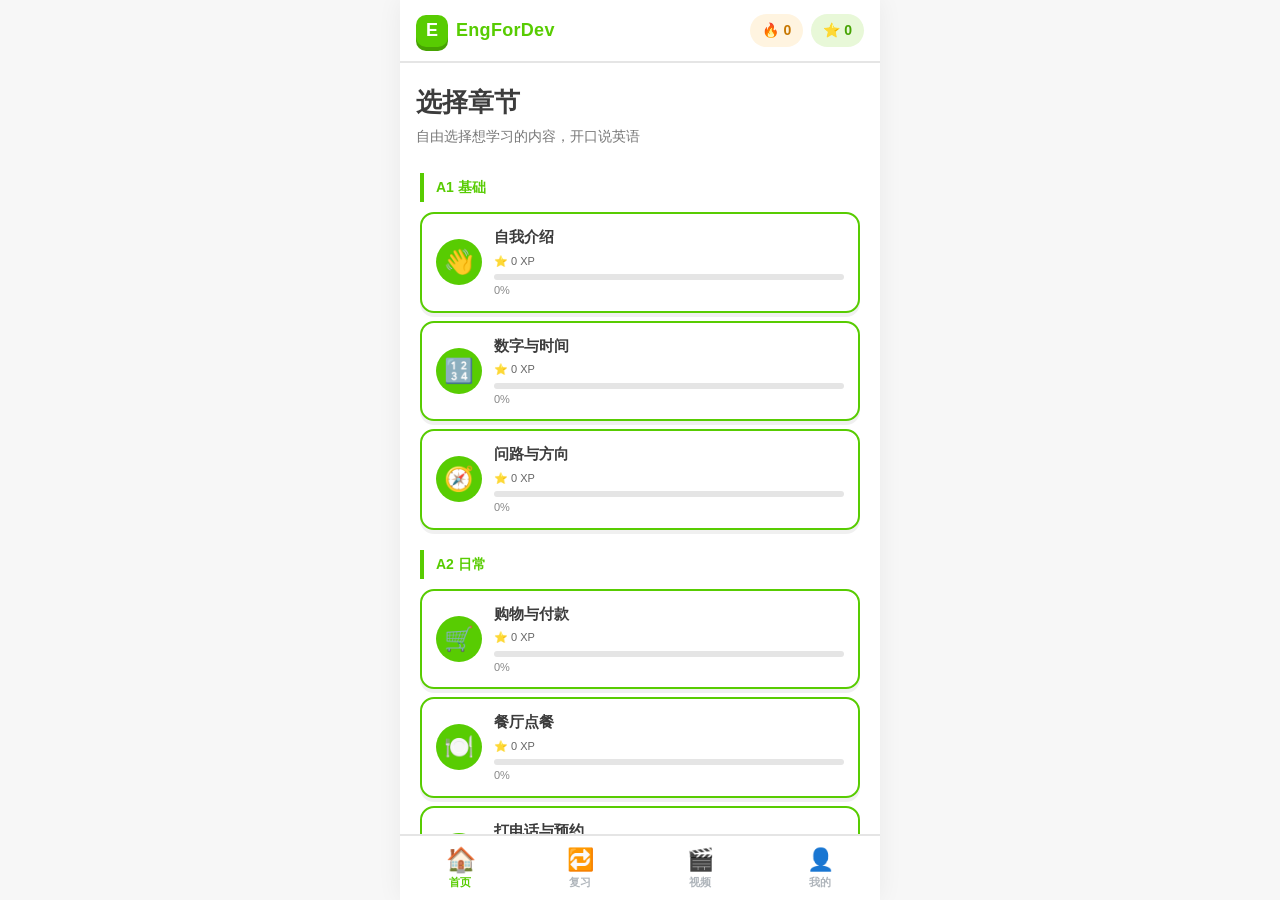
<file: index.html>
<!DOCTYPE html>
<html lang="zh-CN">
<head>
  <meta charset="UTF-8">
  <!-- 手机优先：禁用缩放，适配触屏 -->
  <meta name="viewport" content="width=device-width, initial-scale=1.0, maximum-scale=1.0, user-scalable=no, viewport-fit=cover">
  <meta name="theme-color" content="#58CC02">
  <meta name="apple-mobile-web-app-capable" content="yes">
  <meta name="apple-mobile-web-app-status-bar-style" content="default">
  <title>EngForDev - 开发者英语</title>
  <link rel="manifest" href="manifest.json">
  <link rel="stylesheet" href="style.css?v=20">
</head>
<body>
  <!-- 应用根容器：手机优先，桌面端居中限宽 -->
  <div id="app">

    <!-- ============ 顶部状态栏 ============ -->
    <header class="app-header">
      <div class="logo">
        <span class="logo-mark">E</span>
        <span class="logo-text">EngForDev</span>
      </div>
      <div class="stats">
        <!-- 连续打卡天数 -->
        <div class="stat-pill streak" title="连续打卡">
          <span class="stat-icon">🔥</span>
          <span class="stat-value" id="streak-count">0</span>
        </div>
        <!-- 总 XP -->
        <div class="stat-pill xp" title="总经验">
          <span class="stat-icon">⭐</span>
          <span class="stat-value" id="xp-count">0</span>
        </div>
      </div>
    </header>

    <!-- ============ 主视图区 ============ -->
    <!-- 各 .view 默认隐藏，.active 显示；由 app.js 切换 -->
    <main id="main-view">

      <!-- ---------- 首页：章节选择 ---------- -->
      <section id="view-home" class="view active">
        <div class="view-inner">
          <h1 class="page-title">选择章节</h1>
          <p class="page-sub">自由选择想学习的内容，开口说英语</p>
          <!-- 章节列表由 app.js 根据 data.js 动态生成 -->
          <div id="path-map" class="path-map"></div>
        </div>
      </section>

      <!-- ---------- 学习页：分步流程 ---------- -->
      <section id="view-learn" class="view">
        <!-- 步骤进度条 -->
        <div class="step-progress">
          <div class="step-progress-bar"><div id="step-progress-fill"></div></div>
          <button class="step-exit" id="step-exit" title="退出学习">✕</button>
        </div>

        <!-- 步骤容器：每个 step 由 app.js 渲染，默认全部隐藏 -->
        <div id="learn-stage" class="learn-stage">
          <!-- 1. 本章目标 -->
          <div class="step" id="step-goal" hidden>
            <h2 class="step-title">本章目标</h2>
            <div class="goal-card" id="goal-card"></div>
            <button class="btn btn-primary btn-block" data-step-next>开始学习</button>
          </div>

          <!-- 2. 核心词块 -->
          <div class="step" id="step-blocks" hidden>
            <h2 class="step-title">核心词块</h2>
            <p class="step-hint">点喇叭朗读，跟读练习</p>
            <div id="blocks-list" class="blocks-list"></div>
            <button class="btn btn-primary btn-block" data-step-next>继续</button>
          </div>

          <!-- 3. 语法微讲解 -->
          <div class="step" id="step-grammar" hidden>
            <h2 class="step-title">语法微讲解</h2>
            <div id="grammar-card" class="grammar-card"></div>
            <button class="btn btn-primary btn-block" data-step-next>继续</button>
          </div>

          <!-- 4. 练习题 -->
          <div class="step" id="step-quiz" hidden>
            <div class="quiz-header">
              <span class="quiz-counter" id="quiz-counter">1 / 16</span>
            </div>
            <div id="quiz-body" class="quiz-body"></div>
            <button class="btn btn-primary btn-block" id="quiz-check" disabled>检查</button>
          </div>

          <!-- 5. 情景视频（中英双字幕 + 跟读） -->
          <div class="step" id="step-video" hidden>
            <h2 class="step-title">情景视频</h2>
            <div class="video-wrap" id="video-wrap">
              <!-- video 元素由 app.js 注入 src，track 加载 vtt 字幕 -->
            </div>
            <div id="subtitle-area" class="subtitle-area"></div>
            <p class="step-hint">点击英文字母查看释义</p>
            <!-- 跟读面板：点"跟读"按钮后展开，逐句朗读→录音→评分 -->
            <div id="shadow-panel" class="shadow-panel" hidden>
              <div class="shadow-head">
                <span class="shadow-title">🎤 跟读练习</span>
                <button class="shadow-close" id="shadow-close" title="关闭跟读" aria-label="关闭跟读">✕</button>
              </div>
              <div class="shadow-target">
                <div class="shadow-target-en" id="shadow-target-en"></div>
                <div class="shadow-target-zh" id="shadow-target-zh"></div>
              </div>
              <div class="shadow-result" id="shadow-result" hidden></div>
              <button class="btn btn-secondary btn-block" id="shadow-start">🎤 开始录音跟读</button>
            </div>
            <button class="btn btn-secondary btn-block" id="step-video-shadow">🎤 跟读本句</button>
            <button class="btn btn-primary btn-block" data-step-next>继续</button>
          </div>

          <!-- 6. 角色扮演 -->
          <div class="step" id="step-roleplay" hidden>
            <h2 class="step-title">角色扮演</h2>
            <p class="step-hint" id="roleplay-scene"></p>
            <div id="roleplay-log" class="roleplay-log"></div>
            <div id="roleplay-options" class="roleplay-options"></div>
          </div>

          <!-- 7. 章测 -->
          <div class="step" id="step-exam" hidden>
            <div class="quiz-header">
              <span class="quiz-counter" id="exam-counter">1 / 16</span>
              <span class="quiz-label">章测</span>
            </div>
            <div id="exam-body" class="quiz-body"></div>
            <button class="btn btn-primary btn-block" id="exam-check" disabled>检查</button>
          </div>

          <!-- 8. 完成页 -->
          <div class="step" id="step-done" hidden>
            <div class="done-card">
              <div class="done-emoji">🎉</div>
              <h2 class="done-title">本章完成！</h2>
              <div class="done-stats" id="done-stats"></div>
              <button class="btn btn-primary btn-block" id="done-back-home">返回首页</button>
            </div>
          </div>
        </div>
      </section>

      <!-- ---------- 复习页 ---------- -->
      <section id="view-review" class="view">
        <div class="view-inner">
          <h1 class="page-title">复习</h1>
          <div class="tabs">
            <button class="tab active" data-review-tab="wrong">错题本</button>
            <button class="tab" data-review-tab="spaced">间隔复习</button>
          </div>
          <!-- 错题列表 -->
          <div id="review-wrong" class="review-pane active">
            <div id="wrong-list" class="card-list"></div>
            <button class="btn btn-secondary btn-block" id="wrong-redo">重做全部错题</button>
          </div>
          <!-- 间隔复习 -->
          <div id="review-spaced" class="review-pane">
            <div id="spaced-list" class="card-list"></div>
          </div>
        </div>
      </section>

      <!-- ---------- 视频页 ---------- -->
      <section id="view-video" class="view">
        <div class="view-inner">
          <h1 class="page-title">视频</h1>
          <p class="page-sub">支持加载 .vtt 双字幕与跟读</p>
          <div id="video-list" class="card-list"></div>
          <!-- 视频播放器（选中后展开） -->
          <div id="video-player" class="video-player" hidden>
            <div class="video-wrap" id="vp-wrap"></div>
            <div id="vp-subtitle" class="subtitle-area"></div>
            <!-- 跟读面板：与学习页结构一致，复用 startShadowing -->
            <div id="vp-shadow-panel" class="shadow-panel" hidden>
              <div class="shadow-head">
                <span class="shadow-title">🎤 跟读练习</span>
                <button class="shadow-close" id="vp-shadow-close" title="关闭跟读" aria-label="关闭跟读">✕</button>
              </div>
              <div class="shadow-target">
                <div class="shadow-target-en" id="vp-shadow-target-en"></div>
                <div class="shadow-target-zh" id="vp-shadow-target-zh"></div>
              </div>
              <div class="shadow-result" id="vp-shadow-result" hidden></div>
              <button class="btn btn-secondary btn-block" id="vp-shadow-start">🎤 开始录音跟读</button>
            </div>
            <div class="vp-controls">
              <button class="btn btn-secondary" id="vp-shadow">🎤 跟读模式</button>
            </div>
          </div>
        </div>
      </section>

      <!-- ---------- 我的页面 ---------- -->
      <section id="view-profile" class="view">
        <div class="view-inner">
          <h1 class="page-title">我的</h1>
          <!-- 统计 -->
          <div class="profile-stats">
            <div class="profile-stat">
              <div class="ps-value" id="profile-xp">0</div>
              <div class="ps-label">总 XP</div>
            </div>
            <div class="profile-stat">
              <div class="ps-value" id="profile-streak">0</div>
              <div class="ps-label">连续打卡</div>
            </div>
            <div class="profile-stat">
              <div class="ps-value" id="profile-chapters">0</div>
              <div class="ps-label">完成章节</div>
            </div>
          </div>
          <!-- 徽章墙 -->
          <h2 class="section-title">徽章墙</h2>
          <div id="badge-wall" class="badge-wall"></div>
          <!-- AI 设置 -->
          <h2 class="section-title">AI 角色扮演设置</h2>
          <div class="settings-card">
            <p class="settings-hint">填入 Gemini API Key 后，角色扮演将由 AI 生成回复；未填或调用失败时自动回退到预设对话树。</p>
            <label class="settings-label" for="gemini-api-key">Gemini API Key</label>
            <input type="password" id="gemini-api-key" class="settings-input" placeholder="AIza..." autocomplete="off">
            <div class="settings-row">
              <button class="btn btn-secondary" id="gemini-save">保存</button>
              <button class="btn btn-primary" id="gemini-test">测试连接</button>
            </div>
            <p class="settings-link">免费获取地址：<a href="https://aistudio.google.com/apikey" target="_blank" rel="noopener">aistudio.google.com/apikey</a></p>
            <p class="settings-status" id="gemini-status"></p>
          </div>
          <!-- 操作 -->
          <button class="btn btn-danger btn-block" id="reset-progress">重置全部进度</button>
        </div>
      </section>

    </main>

    <!-- ============ 底部导航 ============ -->
    <nav class="bottom-nav">
      <button class="nav-btn active" data-view="home">
        <span class="nav-icon">🏠</span><span class="nav-label">首页</span>
      </button>
      <button class="nav-btn" data-view="review">
        <span class="nav-icon">🔁</span><span class="nav-label">复习</span>
      </button>
      <button class="nav-btn" data-view="video">
        <span class="nav-icon">🎬</span><span class="nav-label">视频</span>
      </button>
      <button class="nav-btn" data-view="profile">
        <span class="nav-icon">👤</span><span class="nav-label">我的</span>
      </button>
    </nav>

    <!-- ============ 即时反馈遮罩 ============ -->
    <!-- 答对/答错时由 app.js 控制 .show -->
    <div id="feedback" class="feedback">
      <div class="feedback-inner" id="feedback-inner">
        <div class="feedback-emoji" id="feedback-emoji"></div>
        <div class="feedback-text" id="feedback-text"></div>
      </div>
    </div>

    <!-- ============ Toast 提示 ============ -->
    <div id="toast" class="toast" hidden></div>

    <!-- ============ 词义弹窗（点击字幕单词时弹出） ============ -->
    <div id="word-popup" class="word-popup" hidden>
      <div class="word-popup-card">
        <div class="word-popup-head">
          <span class="word-popup-word" id="word-popup-word"></span>
          <button class="word-popup-close" id="word-popup-close" title="关闭" aria-label="关闭">✕</button>
        </div>
        <div class="word-popup-def" id="word-popup-def"></div>
        <button class="btn btn-primary btn-block" id="word-popup-speak">🔊 朗读</button>
      </div>
    </div>
  </div>

  <!-- 数据层先于逻辑层加载 -->
  <script src="data.js?v=20"></script>
  <script src="app.js?v=20"></script>
</body>
</html>
</file>
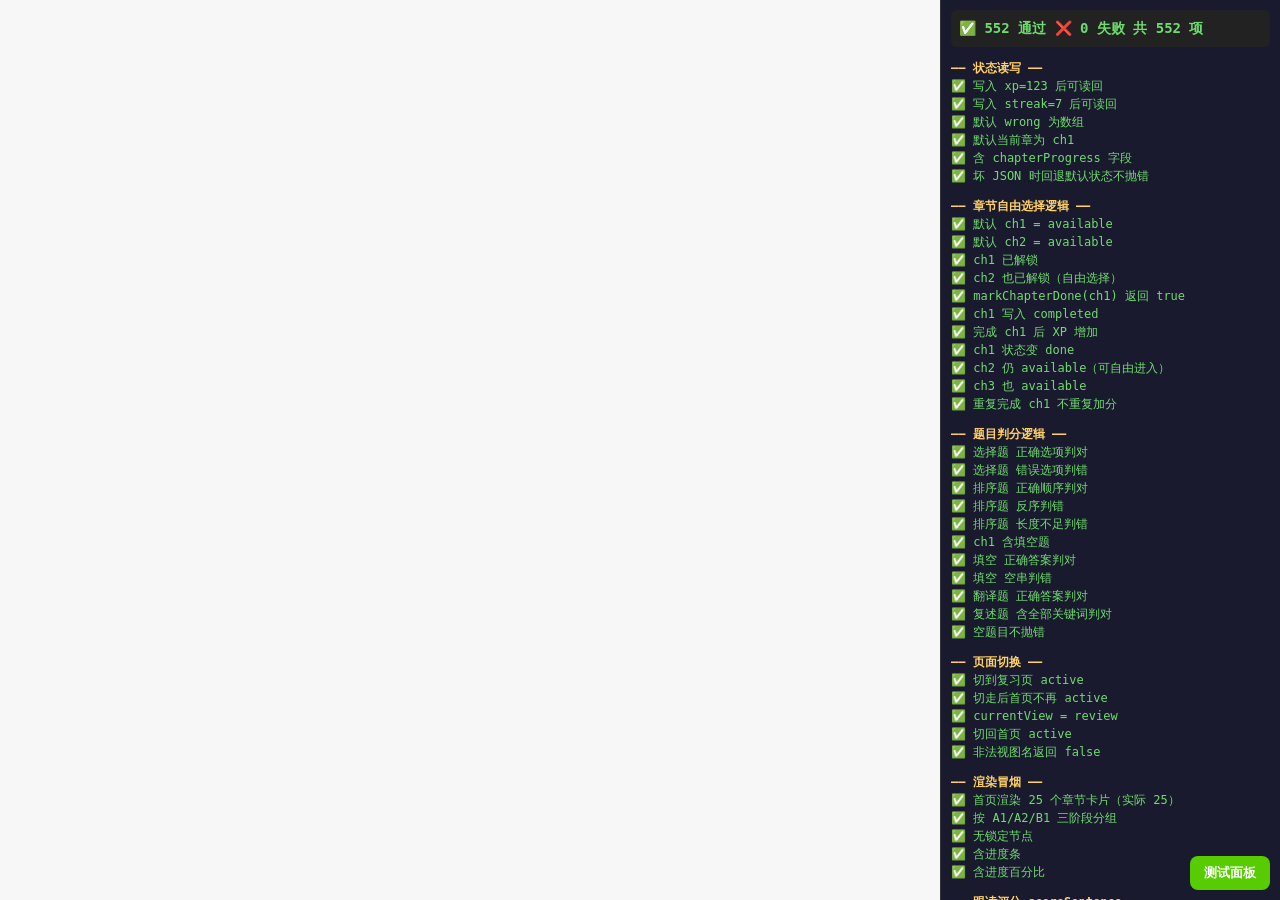
<file: test.html>
<!DOCTYPE html>
<html lang="zh-CN">
<head>
  <meta charset="UTF-8">
  <meta name="viewport" content="width=device-width, initial-scale=1.0">
  <title>EngForDev · 自动化测试</title>
  <link rel="stylesheet" href="style.css?v=20">
  <style>
    #test-panel { position: fixed; right: 0; top: 0; bottom: 0; width: 340px; background: #1a1a2e; color: #eee; font: 12px/1.5 monospace; z-index: 9999; overflow-y: auto; padding: 10px; box-sizing: border-box; border-left: 1px solid #333; }
    #test-toggle { position: fixed; right: 10px; bottom: 10px; z-index: 10000; background: #58CC02; color: #fff; border: none; border-radius: 8px; padding: 8px 14px; cursor: pointer; font-weight: 700; }
    #test-summary { font-size: 14px; font-weight: 800; margin-bottom: 10px; padding: 8px; background: #222; border-radius: 6px; }
    .t-pass { color: #6fdc6f; }
    .t-fail { color: #ff7a7a; }
    .t-section { color: #ffd166; margin-top: 12px; font-weight: 700; }
  </style>
</head>
<body>
  <div id="app" style="display:none">
    <header class="app-header"><div class="stats"><span id="streak-count">0</span><span id="xp-count">0</span></div></header>
    <main id="main-view">
      <section id="view-home" class="view active"><div class="view-inner"><div id="path-map" class="path-map"></div></div></section>
      <section id="view-learn" class="view">
        <div id="learn-stage" class="learn-stage">
          <div class="step" id="step-goal" hidden><div id="goal-card"></div></div>
          <div class="step" id="step-blocks" hidden><div id="blocks-list"></div></div>
          <div class="step" id="step-grammar" hidden><div id="grammar-card"></div></div>
          <div class="step" id="step-quiz" hidden><div class="quiz-header"><span id="quiz-counter">1</span></div><div id="quiz-body" class="quiz-body"></div><button id="quiz-check">检查</button></div>
          <div class="step" id="step-video" hidden><div id="video-wrap"></div><div id="subtitle-area"></div><div id="shadow-panel" hidden><div id="shadow-target-en"></div><div id="shadow-target-zh"></div><div id="shadow-result" hidden></div></div></div>
          <div class="step" id="step-roleplay" hidden><p id="roleplay-scene"></p><div id="roleplay-log"></div><div id="roleplay-options"></div></div>
          <div class="step" id="step-exam" hidden><div class="quiz-header"><span id="exam-counter">1</span></div><div id="exam-body" class="quiz-body"></div><button id="exam-check">检查</button></div>
          <div class="step" id="step-done" hidden><div id="done-stats"></div></div>
        </div>
      </section>
      <section id="view-review" class="view"><div class="view-inner"><div id="review-wrong" class="review-pane"><div id="wrong-list"></div></div><div id="review-spaced" class="review-pane"><div id="spaced-list"></div></div></div></section>
      <section id="view-video" class="view"><div class="view-inner"><div id="video-list"></div></div></section>
      <section id="view-profile" class="view"><div class="view-inner"><div id="profile-xp">0</div><div id="profile-streak">0</div><div id="profile-chapters">0</div><div id="badge-wall"></div><input id="gemini-api-key"><p id="gemini-status"></p></div></section>
    </main>
    <nav class="bottom-nav">
      <button class="nav-btn active" data-view="home">首页</button>
      <button class="nav-btn" data-view="review">复习</button>
      <button class="nav-btn" data-view="video">视频</button>
      <button class="nav-btn" data-view="profile">我的</button>
    </nav>
    <div id="feedback"><div id="feedback-inner"><div id="feedback-emoji"></div><div id="feedback-text"></div></div></div>
    <div id="toast" hidden></div>
    <div id="word-popup" hidden><div class="word-popup-card"><span id="word-popup-word"></span><div id="word-popup-def"></div></div></div>
  </div>

  <button id="test-toggle" onclick="document.getElementById('test-panel').style.display=(document.getElementById('test-panel').style.display==='none'?'block':'none')">测试面板</button>
  <div id="test-panel">
    <div id="test-summary">运行中…</div>
    <div id="test-list"></div>
  </div>

  <script src="data.js?v=20"></script>
  <script src="app.js?v=20"></script>
  <script>
    (function () {
      const App = window.EngForDev;
      const results = [];
      const list = document.getElementById('test-list');
      const summary = document.getElementById('test-summary');
      function section(name) {
        const h = document.createElement('div');
        h.className = 't-section';
        h.textContent = '—— ' + name + ' ——';
        list.appendChild(h);
      }
      function assert(cond, msg) {
        const pass = !!cond;
        results.push({ pass, msg });
        const line = document.createElement('div');
        line.className = pass ? 't-pass' : 't-fail';
        line.textContent = (pass ? '✅ ' : '❌ ') + msg;
        list.appendChild(line);
        console.log('%c ' + (pass ? 'PASS' : 'FAIL') + ' %c ' + msg,
          'color:' + (pass ? '#58CC02' : '#FF4B4B') + ';font-weight:700;', 'color:#ccc');
      }

      console.log('%c EngForDev 测试开始', 'background:#58CC02;color:#fff;font-weight:700;padding:2px 6px;border-radius:4px;');

      /* ---------- 1. 状态读写 ---------- */
      section('状态读写');
      App.state = App.defaultState();
      App.state.xp = 123; App.state.streak = 7;
      App.saveState(App.state);
      const loaded = App.loadState();
      assert(loaded.xp === 123, '写入 xp=123 后可读回');
      assert(loaded.streak === 7, '写入 streak=7 后可读回');
      assert(Array.isArray(loaded.wrong), '默认 wrong 为数组');
      assert(loaded.currentChapterId === 'ch1', '默认当前章为 ch1');
      assert(loaded.chapterProgress && typeof loaded.chapterProgress === 'object', '含 chapterProgress 字段');
      // 故意写入坏 JSON 验证容错
      localStorage.setItem('engfordev_v1', '{not json');
      const safe = App.loadState();
      assert(safe && typeof safe === 'object' && safe.xp === 0, '坏 JSON 时回退默认状态不抛错');

      /* ---------- 2. 章节自由选择逻辑 ---------- */
      section('章节自由选择逻辑');
      const s2 = App.defaultState();
      const ch1 = App.getChapter('ch1'), ch2 = App.getChapter('ch2'), ch3 = App.getChapter('ch3');
      assert(App.chapterStatus(ch1, s2) === 'available', '默认 ch1 = available');
      assert(App.chapterStatus(ch2, s2) === 'available', '默认 ch2 = available');
      assert(App.isUnlocked(ch1, s2) === true, 'ch1 已解锁');
      assert(App.isUnlocked(ch2, s2) === true, 'ch2 也已解锁（自由选择）');
      App.state = App.defaultState();
      const ok = App.markChapterDone('ch1', 1);
      assert(ok === true, 'markChapterDone(ch1) 返回 true');
      assert(App.state.completed.ch1 != null, 'ch1 写入 completed');
      assert(App.state.xp === App.getChapter('ch1').xp, '完成 ch1 后 XP 增加');
      assert(App.chapterStatus(ch1, App.state) === 'done', 'ch1 状态变 done');
      assert(App.chapterStatus(ch2, App.state) === 'available', 'ch2 仍 available（可自由进入）');
      assert(App.chapterStatus(ch3, App.state) === 'available', 'ch3 也 available');
      const xpBefore = App.state.xp;
      App.markChapterDone('ch1', 1);
      assert(App.state.xp === xpBefore, '重复完成 ch1 不重复加分');

      /* ---------- 3. 题目判分逻辑 ---------- */
      section('题目判分逻辑');
      const ch = App.getChapter('ch1');
      const qChoice = ch.quiz[0];
      assert(App.checkAnswer(qChoice, qChoice.answer).correct === true, '选择题 正确选项判对');
      assert(App.checkAnswer(qChoice, (qChoice.answer + 1) % 4).correct === false, '选择题 错误选项判错');
      const qOrder = ch.quiz.find(x => x.type === 'order');
      assert(App.checkAnswer(qOrder, qOrder.answer).correct === true, '排序题 正确顺序判对');
      assert(App.checkAnswer(qOrder, qOrder.answer.slice().reverse()).correct === false, '排序题 反序判错');
      assert(App.checkAnswer(qOrder, qOrder.answer.slice(0, 2)).correct === false, '排序题 长度不足判错');
      const qFill = ch.quiz.find(x => x.type === 'fill');
      assert(qFill, 'ch1 含填空题');
      assert(App.checkAnswer(qFill, qFill.answer).correct === true, '填空 正确答案判对');
      assert(App.checkAnswer(qFill, '').correct === false, '填空 空串判错');
      const qTrans = ch.quiz.find(x => x.type === 'translation');
      if (qTrans) assert(App.checkAnswer(qTrans, qTrans.answer).correct === true, '翻译题 正确答案判对');
      const qRetell = ch.quiz.find(x => x.type === 'retell');
      if (qRetell) {
        const good = (qRetell.keywords || []).join(' ');
        assert(App.checkAnswer(qRetell, good).correct === true, '复述题 含全部关键词判对');
      }
      assert(App.checkAnswer(null, 'x').correct === false, '空题目不抛错');

      /* ---------- 4. 页面切换 ---------- */
      section('页面切换');
      App.switchView('review');
      assert(document.getElementById('view-review').classList.contains('active'), '切到复习页 active');
      assert(!document.getElementById('view-home').classList.contains('active'), '切走后首页不再 active');
      assert(App.currentView === 'review', 'currentView = review');
      App.switchView('home');
      assert(document.getElementById('view-home').classList.contains('active'), '切回首页 active');
      assert(App.switchView('not-a-view') === false, '非法视图名返回 false');

      /* ---------- 5. 渲染冒烟（章节自由选择列表） ---------- */
      section('渲染冒烟');
      App.renderPathMap();
      const cardCount = document.querySelectorAll('#path-map .chapter-card').length;
      assert(cardCount === 25, '首页渲染 25 个章节卡片（实际 ' + cardCount + '）');
      const stages = document.querySelectorAll('#path-map .stage-label');
      assert(stages.length === 3, '按 A1/A2/B1 三阶段分组');
      assert(!document.querySelector('#path-map .node-circle.locked'), '无锁定节点');
      assert(!!document.querySelector('#path-map .chapter-progress'), '含进度条');
      assert(!!document.querySelector('#path-map .chapter-pct'), '含进度百分比');

      /* ---------- 6. 跟读评分 scoreSentence ---------- */
      section('跟读评分 scoreSentence');
      assert(typeof App.scoreSentence === 'function', 'App.scoreSentence 是函数');
      const sFull = App.scoreSentence('I am a developer', 'I am a developer');
      assert(sFull >= 0.9, '完全一致得分 ≥ 0.9（实际 ' + sFull.toFixed(2) + '）');
      const sZero = App.scoreSentence('I am a developer', 'xyz abc qqq');
      assert(sZero === 0, '完全无关得 0');
      const sHalf = App.scoreSentence('I am a developer from Shanghai', 'I am a designer from Beijing');
      assert(sHalf > 0 && sHalf < 0.9, '部分命中得分在 0~0.9 之间（实际 ' + sHalf.toFixed(2) + '）');

      /* ---------- 7. 学习时长打卡 ---------- */
      section('学习时长打卡');
      assert(typeof App.addStudyTime === 'function', 'App.addStudyTime 是函数');
      App.state = App.defaultState();
      App.addStudyTime(5 * 60 * 1000);
      assert(App.state.lastCheckIn === null, '未达 10 分钟不打卡');
      App.addStudyTime(6 * 60 * 1000);
      assert(App.state.lastCheckIn != null, '累计达 10 分钟后打卡');
      assert(App.state.streak === 1, '首次打卡 streak=1');
      App.addStudyTime(20 * 60 * 1000);
      assert(App.state.streak === 1, '同一天再累计不二次打卡');

      /* ---------- 8. 徽章 ---------- */
      section('徽章系统');
      App.state = App.defaultState();
      App.awardBadges(App.state);
      assert(!App.state.badges.includes('first_step'), 'xp=0 不发 first_step');
      App.state.xp = 10;
      App.awardBadges(App.state);
      assert(App.state.badges.includes('first_step'), 'xp>0 → first_step');
      App.state.shadowCount = 1;
      App.awardBadges(App.state);
      assert(App.state.badges.includes('first_shadow'), 'shadowCount>0 → first_shadow');
      App.state.roleplayCount = 1;
      App.awardBadges(App.state);
      assert(App.state.badges.includes('first_roleplay'), 'roleplayCount>0 → first_roleplay');

      /* ---------- 9. 词义弹窗 ---------- */
      section('词义弹窗');
      App.state = App.defaultState();
      App.saveState(App.state);
      assert(typeof App.showWordPopup === 'function', 'App.showWordPopup 是函数');
      App.showWordPopup('developer', '开发者');
      const popup = document.getElementById('word-popup');
      assert(popup && !popup.hidden, 'showWordPopup 后弹窗显示');
      assert(document.getElementById('word-popup-word').textContent === 'developer', '弹窗词显示正确');
      assert(document.getElementById('word-popup-def').textContent === '开发者', '弹窗释义显示正确');
      App.hideWordPopup();
      assert(popup.hidden === true, 'hideWordPopup 后弹窗隐藏');

      /* ---------- 10. Gemini 安全 ---------- */
      section('Gemini 调用安全');
      assert(typeof App.getApiKey === 'function', 'App.getApiKey 是函数');
      assert(typeof App.setApiKey === 'function', 'App.setApiKey 是函数');
      assert(typeof App.clearApiKey === 'function', 'App.clearApiKey 是函数');
      App.setApiKey('invalid-key-for-test');
      assert(App.getApiKey() === 'invalid-key-for-test', 'setApiKey 后 getApiKey 可读回');
      App.clearApiKey();
      assert(App.getApiKey() === '', 'clearApiKey 后为空');

      /* ---------- 11. 角色扮演渲染 ---------- */
      section('角色扮演渲染');
      const ch1rp = App.getChapter('ch1');
      App.learn.chapter = ch1rp;
      App.renderRoleplayStart(ch1rp);
      const log = document.getElementById('roleplay-log');
      assert(log && log.children.length >= 1, '首句 NPC 台词已渲染');
      const opts = document.getElementById('roleplay-options');
      assert(opts && opts.children.length >= 1, '存在场景选择按钮');

      /* ---------- 12. 语音能力检测 ---------- */
      section('语音能力检测');
      assert(typeof App.supportsSpeech === 'function', 'App.supportsSpeech 是函数');
      const sp = App.supportsSpeech();
      assert(typeof sp === 'boolean', 'supportsSpeech 返回布尔值');

      /* ---------- 13. tap 绑定 ---------- */
      section('tap 绑定');
      assert(typeof App.tap === 'function', 'App.tap 是函数');
      const btn = document.createElement('button');
      document.body.appendChild(btn);
      let tapped = false;
      App.tap(btn, () => { tapped = true; });
      btn.dispatchEvent(new PointerEvent('pointerdown', { bubbles: true }));
      assert(tapped === true, 'tap 绑定 pointerdown 能触发回调');
      document.body.removeChild(btn);

      /* ---------- 14. 测验渲染流程 ---------- */
      section('测验渲染流程');
      App.learn.chapter = ch1rp;
      App.learn.quiz = { index: 0, answers: [], wrongs: [] };
      App.renderCurrent('quiz', ch1rp.quiz.length);
      const quizBody = document.getElementById('quiz-body');
      assert(quizBody && quizBody.children.length > 0, 'renderCurrent 后 quiz-body 有内容');

      /* ---------- 15. 全量判分校验 ---------- */
      section('全量判分校验');
      const chapters = ['ch1','ch2','ch3','ch4','ch5','ch6','ch7','ch8','ch9','ch10','ch11','ch12','ch13','ch14','ch15','ch16','ch17','ch18','ch19','ch20','ch21','ch22','ch23','ch24','ch25'].map(id => App.getChapter(id)).filter(Boolean);
      assert(chapters.length === 25, '共 25 章数据完整');
      let totalQ = 0, totalFail = 0;
      chapters.forEach(ch => {
        [ch.quiz || [], ch.exam || []].forEach(qset => qset.forEach(q => {
          totalQ++;
          let ok = false;
          try {
            if (q.type === 'choice') ok = App.checkAnswer(q, q.answer).correct === true;
            else if (q.type === 'fill' || q.type === 'translation') ok = App.checkAnswer(q, q.answer).correct === true;
            else if (q.type === 'order') ok = App.checkAnswer(q, q.answer.slice()).correct === true;
            else if (q.type === 'retell') {
              const good = (q.keywords || []).join(' ');
              ok = App.checkAnswer(q, good).correct === true;
            }
          } catch (e) { ok = false; console.warn('判分异常', ch.id, q.id, e); }
          if (!ok) { totalFail++; console.warn('判分失败', ch.id, q.id, q.type); }
        }));
      });
      assert(totalFail === 0, '全部 ' + totalQ + ' 题用正确答案判分通过（失败 ' + totalFail + '）');

      /* ---------- 16. 章测去重 + knowledge ---------- */
      section('章测去重');
      function qsig(q) { return q.type + '|' + q.prompt + '|' + JSON.stringify(q.options || q.words || []) + '|' + JSON.stringify(q.answer); }
      chapters.forEach(ch => {
        const qSet = new Set((ch.quiz || []).map(qsig));
        let dup = 0;
        (ch.exam || []).forEach(e => { if (qSet.has(qsig(e))) dup++; });
        const rate = (ch.exam || []).length ? dup / ch.exam.length : 0;
        assert(rate < 0.2, ch.id + ' 章测重复率 ' + Math.round(rate * 100) + '% < 20%');
        const noKn = (ch.exam || []).filter(e => !e.knowledge).length;
        assert(noKn === 0, ch.id + ' 章测全部带 knowledge 标签');
      });

      /* ---------- 17. 开口占比 ---------- */
      section('开口占比');
      chapters.forEach(ch => {
        const shadow = (ch.video && ch.video.cues) ? ch.video.cues.length : 0;
        const rpSpeak = Object.values(ch.roleplay.nodes).filter(n => !n.end && !n.options).length;
        // 分母为输出型练习（quiz+exam+shadow+roleplay），blocks 为词汇输入不计入
        const total = (ch.quiz || []).length + (ch.exam || []).length + shadow + rpSpeak;
        const speakPct = (shadow + rpSpeak) / total;
        assert(speakPct >= 0.4, ch.id + ' 开口占比 ' + Math.round(speakPct * 100) + '% ≥ 40%');
      });

      /* ---------- 18. roleplay 结构 ---------- */
      section('角色扮演结构');
      chapters.forEach(ch => {
        const rp = ch.roleplay;
        assert(rp.start && rp.nodes[rp.start], ch.id + ' roleplay 起始节点存在');
        let endCount = 0, speakCount = 0;
        Object.values(rp.nodes).forEach(n => {
          if (n.end) endCount++;
          if (!n.end && !n.options) { speakCount++; assert(!!n.expected && !!n.next, ch.id + ' 对话节点带 expected+next'); }
        });
        assert(endCount > 0, ch.id + ' 至少一个 end 节点');
        assert(speakCount >= 10, ch.id + ' 开口轮次 ≥ 10（实际 ' + speakCount + '）');
      });

      /* ---------- 19. roleplay 打字降级路径 ---------- */
      section('角色扮演开口路径');
      App.learn.chapter = ch1rp;
      App.renderRoleplayStart(ch1rp);
      const opts2 = document.getElementById('roleplay-options');
      const sceneBtn = opts2.querySelector('button');
      sceneBtn.dispatchEvent(new PointerEvent('pointerdown', { bubbles: true }));
      const beforeCnt = App.learn.roleplay.speakCount;
      const curNode0 = ch1rp.roleplay.nodes[App.learn.roleplay.cur];
      App.roleplaySubmitAnswer(curNode0.expected);
      assert(App.learn.roleplay.speakCount === beforeCnt + 1, '正确回答后 speakCount +1');
      const curNode1 = ch1rp.roleplay.nodes[App.learn.roleplay.cur];
      const beforeCnt2 = App.learn.roleplay.speakCount;
      App.roleplaySubmitAnswer('wrong garbage answer xyz');
      assert(App.learn.roleplay.speakCount === beforeCnt2, '错误回答不推进、speakCount 不变');
      App.roleplaySubmitAnswer(curNode1.expected);
      assert(App.learn.roleplay.speakCount === beforeCnt2 + 1, '重试正确后推进');

      /* ---------- 汇总 ---------- */
      const pass = results.filter(r => r.pass).length;
      const fail = results.length - pass;
      summary.textContent = '✅ ' + pass + ' 通过   ❌ ' + fail + ' 失败   共 ' + results.length + ' 项';
      summary.style.color = fail === 0 ? '#6fdc6f' : '#ff7a7a';
      console.log('%c 汇总：通过 ' + pass + ' / ' + results.length + (fail === 0 ? '  全部通过 🎉' : '  有 ' + fail + ' 项失败'),
        'color:' + (fail === 0 ? '#58CC02' : '#FF4B4B') + ';font-weight:700;');
    })();
  </script>
</body>
</html>
</file>
<file: style.css>
/* ============================================================
   EngForDev 样式表
   风格参考 Duolingo：绿色 #58CC02、圆角、按钮动画、即时反馈
   手机优先：默认移动端布局，桌面端居中限宽 480px
   ============================================================ */

/* ---------- CSS 变量（主题色板） ---------- */
:root {
  --green: #58CC02;          /* 主品牌绿 */
  --green-dark: #46A302;     /* 按下/阴影绿 */
  --green-light: #89E14B;    /* 高亮绿 */
  --gold: #FFC800;           /* 已完成金色 */
  --gold-dark: #E0A800;
  --blue: #1CB0F6;           /* 信息蓝 */
  --red: #FF4B4B;            /* 错误红 */
  --red-dark: #E03535;
  --gray: #AFB5BB;           /* 未解锁灰 */
  --gray-light: #E5E5E5;
  --gray-bg: #F7F7F7;
  --text: #3C3C3C;
  --text-light: #777777;
  --white: #FFFFFF;
  --radius: 16px;            /* 通用圆角 */
  --radius-sm: 10px;
  --radius-lg: 24px;
  --shadow: 0 4px 0 var(--gray-light);
  --shadow-green: 0 4px 0 var(--green-dark);
  --shadow-gold: 0 4px 0 var(--gold-dark);
  --shadow-red: 0 4px 0 var(--red-dark);
  --tap: 52px;               /* 触控最小热区（手机端加大，防误触） */
  --font: -apple-system, BlinkMacSystemFont, "Segoe UI", "PingFang SC",
          "Hiragino Sans GB", "Microsoft YaHei", sans-serif;
}

/* ---------- 基础重置 ---------- */
* { box-sizing: border-box; margin: 0; padding: 0; -webkit-tap-highlight-color: transparent; }
html, body { height: 100%; }
body {
  font-family: var(--font);
  color: var(--text);
  background: var(--gray-bg);
  font-size: 16px;
  line-height: 1.5;
  /* 防止 iOS 整页滚动回弹 */
  overscroll-behavior: none;
  /* 手机端滑动流畅：禁止双击缩放延迟 */
  touch-action: manipulation;
  -webkit-text-size-adjust: 100%;
}
button { font-family: inherit; cursor: pointer; border: none; background: none; color: inherit;
  /* 防止按钮文字被选中导致误触高亮 */
  user-select: none; -webkit-user-select: none;
  /* 触屏滑动不卡顿 */
  touch-action: manipulation;
}
[hidden] { display: none !important; }

/* ---------- 应用根容器：手机优先，桌面端限宽 ---------- */
#app {
  display: flex;
  flex-direction: column;
  height: 100vh;
  max-width: 480px;          /* 桌面端模拟手机宽度 */
  margin: 0 auto;
  background: var(--white);
  box-shadow: 0 0 24px rgba(0,0,0,0.06);
  position: relative;
  overflow: hidden;
}

/* ---------- 顶部状态栏 ---------- */
.app-header {
  flex: 0 0 auto;
  display: flex;
  align-items: center;
  justify-content: space-between;
  padding: 14px 16px;
  background: var(--white);
  border-bottom: 2px solid var(--gray-light);
  padding-top: max(14px, env(safe-area-inset-top)); /* 适配刘海屏 */
}
.logo { display: flex; align-items: center; gap: 8px; }
.logo-mark {
  display: inline-flex; align-items: center; justify-content: center;
  width: 32px; height: 32px;
  background: var(--green); color: #fff;
  border-radius: 10px; font-weight: 800; font-size: 18px;
  box-shadow: var(--shadow-green);
}
.logo-text { font-weight: 800; font-size: 18px; color: var(--green); letter-spacing: 0.3px; }
.stats { display: flex; gap: 8px; }
.stat-pill {
  display: flex; align-items: center; gap: 4px;
  background: var(--gray-bg); border-radius: 999px;
  padding: 6px 12px; font-weight: 700; font-size: 14px;
  min-height: 32px;
}
.stat-pill.streak { background: #FFF4E0; color: #C77700; }
.stat-pill.xp { background: #E8F8D8; color: var(--green-dark); }
.stat-icon { font-size: 14px; }

/* ---------- 主视图区 ---------- */
#main-view { flex: 1 1 auto; overflow-y: auto; -webkit-overflow-scrolling: touch; }
.view { display: none; }
.view.active { display: block; animation: fadeIn .25s ease; }
@keyframes fadeIn { from { opacity: 0; transform: translateY(6px); } to { opacity: 1; transform: none; } }
.view-inner { padding: 20px 16px 96px; }   /* 底部留出导航空间 */
.page-title { font-size: 26px; font-weight: 800; color: var(--text); }
.page-sub { color: var(--text-light); margin-top: 4px; margin-bottom: 18px; font-size: 14px; }
.section-title { font-size: 18px; font-weight: 800; margin: 20px 0 12px; }

/* ============================================================
   首页：路径图
   ============================================================ */
.path-map {
  position: relative;
  display: flex;
  flex-direction: column;
  align-items: center;
  padding: 8px 0 32px;
  gap: 18px;
}
.path-node {
  position: relative;
  display: flex; flex-direction: column; align-items: center; gap: 6px;
}
/* 节点之间的连接线 */
.path-node + .path-node::before {
  content: ""; position: absolute; top: -18px; left: 50%;
  width: 4px; height: 18px; background: var(--gray-light);
  transform: translateX(-50%);
}
.node-circle {
  width: 72px; height: 72px; border-radius: 50%;
  display: flex; align-items: center; justify-content: center;
  font-size: 28px; font-weight: 800; color: #fff;
  position: relative; user-select: none;
  touch-action: manipulation;
  box-shadow: 0 6px 0 rgba(0,0,0,0.12);
  transition: transform .15s ease;
}
.node-circle:active { transform: translateY(3px); }
/* 状态：已完成（金色 + 星标） */
.node-circle.done { background: var(--gold); box-shadow: var(--shadow-gold); }
.node-circle.done::after { content: "★"; position: absolute; font-size: 30px; }
/* 状态：当前（绿色 + 脉冲动画） */
.node-circle.current { background: var(--green); box-shadow: var(--shadow-green); animation: pulse 1.8s infinite; }
@keyframes pulse {
  0%, 100% { box-shadow: var(--shadow-green), 0 0 0 0 rgba(88,204,2,0.5); }
  50% { box-shadow: var(--shadow-green), 0 0 0 14px rgba(88,204,2,0); }
}
/* 状态：未解锁（灰色 + 锁） */
.node-circle.locked { background: var(--gray); box-shadow: 0 6px 0 #9aa0a6; }
.node-circle.locked::after { content: "🔒"; font-size: 24px; }
.node-label { font-size: 13px; font-weight: 700; text-align: center; max-width: 120px; }
.node-label.locked { color: var(--gray); }

/* ===== 首页：章节自由选择列表 ===== */
.path-map {
  display: block;
  padding: 8px 0 32px;
}
.stage-group { margin-bottom: 20px; }
.stage-label {
  font-size: 14px; font-weight: 800; color: var(--green);
  padding: 4px 12px; margin: 0 4px 10px;
  border-left: 4px solid var(--green);
}
.chapter-card {
  display: flex; align-items: center; gap: 12px;
  background: #fff; border: 2px solid var(--gray-light);
  border-radius: 14px; padding: 12px 14px; margin: 8px 4px;
  box-shadow: 0 4px 0 rgba(0,0,0,0.06);
  touch-action: manipulation; cursor: pointer;
  transition: transform .12s ease, border-color .12s;
}
.chapter-card:active { transform: translateY(2px); }
.chapter-card.done { border-color: var(--gold); background: #fffdf5; }
.chapter-card.available { border-color: var(--green); }
.chapter-icon {
  width: 46px; height: 46px; border-radius: 50%;
  background: var(--green); color: #fff;
  display: flex; align-items: center; justify-content: center;
  font-size: 24px; flex-shrink: 0;
}
.chapter-card.done .chapter-icon { background: var(--gold); }
.chapter-meta { flex: 1; min-width: 0; }
.chapter-title { font-size: 15px; font-weight: 700; margin-bottom: 4px; }
.chapter-sub { display: flex; gap: 8px; font-size: 11px; color: #666; margin-bottom: 5px; }
.chapter-done { color: var(--gold); font-weight: 700; }
.chapter-progress {
  height: 6px; background: var(--gray-light); border-radius: 3px; overflow: hidden;
}
.chapter-progress-fill {
  height: 100%; background: var(--green); border-radius: 3px;
  transition: width .3s ease;
}
.chapter-card.done .chapter-progress-fill { background: var(--gold); }
.chapter-pct { font-size: 11px; color: #888; margin-top: 2px; }

/* ============================================================
   学习页：分步流程
   ============================================================ */
/* 步骤进度条 */
.step-progress {
  position: sticky; top: 0; z-index: 5;
  display: flex; align-items: center; gap: 12px;
  padding: 10px 16px; background: var(--white);
  border-bottom: 2px solid var(--gray-light);
}
.step-progress-bar { flex: 1; height: 12px; background: var(--gray-light); border-radius: 999px; overflow: hidden; }
#step-progress-fill { height: 100%; width: 0; background: var(--green); border-radius: 999px; transition: width .4s ease; }
.step-exit {
  width: 36px; height: 36px; border-radius: 50%;
  background: var(--gray-bg); color: var(--text-light);
  font-size: 18px; font-weight: 700; display: flex; align-items: center; justify-content: center;
}
.step-exit:active { background: var(--gray-light); }

.learn-stage { padding: 20px 16px 120px; }
.step { animation: fadeIn .3s ease; }
.step-title { font-size: 22px; font-weight: 800; margin-bottom: 8px; }
.step-hint { color: var(--text-light); font-size: 14px; margin-bottom: 16px; }

/* 本章目标卡 */
.goal-card {
  background: linear-gradient(135deg, #E8F8D8, #fff);
  border: 2px solid var(--green-light);
  border-radius: var(--radius); padding: 20px; margin-bottom: 20px;
}
.goal-card .goal-emoji { font-size: 40px; margin-bottom: 8px; }
.goal-card .goal-text { font-size: 16px; font-weight: 600; }

/* 核心词块卡 */
.blocks-list { display: flex; flex-direction: column; gap: 12px; margin-bottom: 20px; }
.block-card {
  display: flex; align-items: center; gap: 12px;
  background: var(--white); border: 2px solid var(--gray-light);
  border-radius: var(--radius); padding: 14px;
}
.block-speak {
  flex: 0 0 auto; width: 52px; height: 52px; border-radius: 50%;
  background: var(--blue); color: #fff; font-size: 22px;
  display: flex; align-items: center; justify-content: center;
  box-shadow: 0 4px 0 #0D8FCC; transition: transform .12s;
}
.block-speak:active { transform: translateY(2px); box-shadow: 0 2px 0 #0D8FCC; }
.block-text { flex: 1; }
.block-en { font-size: 17px; font-weight: 700; color: var(--text); }
.block-zh { font-size: 13px; color: var(--text-light); margin-top: 2px; }

/* 语法卡 */
.grammar-card {
  background: #FFF8E0; border: 2px solid #FFE08A;
  border-radius: var(--radius); padding: 18px; margin-bottom: 20px;
}
.grammar-title { font-weight: 800; color: #B07A00; margin-bottom: 8px; }
.grammar-rule { font-size: 15px; margin-bottom: 10px; }
.grammar-table { width: 100%; border-collapse: collapse; font-size: 14px; }
.grammar-table th, .grammar-table td { padding: 8px; text-align: center; border: 1px solid #FFE08A; }
.grammar-table th { background: #FFEFC0; }
.grammar-example { font-size: 14px; color: var(--text-light); font-style: italic; }

/* ============================================================
   练习题 / 章测通用
   ============================================================ */
.quiz-header { display: flex; align-items: center; justify-content: space-between; margin-bottom: 12px; }
.quiz-counter { font-weight: 700; color: var(--green-dark); }
.quiz-label { background: var(--gold); color: #fff; padding: 2px 10px; border-radius: 999px; font-size: 12px; font-weight: 700; }
.quiz-body { margin-bottom: 16px; }
.quiz-prompt { font-size: 19px; font-weight: 700; margin-bottom: 16px; line-height: 1.45; }
.quiz-prompt .blank { display: inline-block; min-width: 60px; border-bottom: 3px solid var(--green); margin: 0 4px; }

/* 选项按钮 */
.option-btn {
  display: block; width: 100%; text-align: left;
  padding: 14px 16px; margin-bottom: 10px; min-height: var(--tap);
  border: 2px solid var(--gray-light); border-radius: var(--radius-sm);
  background: var(--white); font-size: 16px; font-weight: 600;
  box-shadow: 0 3px 0 var(--gray-light); transition: all .12s;
}
.option-btn:active { transform: translateY(2px); box-shadow: 0 1px 0 var(--gray-light); }
.option-btn.selected { border-color: var(--green); box-shadow: 0 3px 0 var(--green-light); background: #F4FFE8; }
.option-btn.correct { border-color: var(--green); background: #E8F8D8; box-shadow: var(--shadow-green); }
.option-btn.wrong { border-color: var(--red); background: #FFEAEA; box-shadow: var(--shadow-red); }
.option-btn.disabled { pointer-events: none; opacity: .6; }

/* 排序题：可拖拽词块 */
.order-area {
  display: flex; flex-wrap: wrap; gap: 8px;
  min-height: 56px; padding: 10px;
  border: 2px dashed var(--gray-light); border-radius: var(--radius-sm); margin-bottom: 12px;
}
.order-area.empty::before { content: "拖入或点击下方词块排序"; color: var(--gray); font-size: 13px; }
.order-chip {
  padding: 8px 14px; background: var(--green); color: #fff;
  border-radius: 8px; font-weight: 700; font-size: 15px;
  box-shadow: 0 3px 0 var(--green-dark);
}
.order-chip:active { transform: translateY(2px); }
.order-pool { display: flex; flex-wrap: wrap; gap: 8px; }
.order-pool .order-chip { background: var(--blue); box-shadow: 0 3px 0 #0D8FCC; }

/* 填空题：输入框 */
.fill-input {
  width: 100%; padding: 14px 16px; font-size: 18px; font-weight: 700;
  border: 2px solid var(--gray-light); border-radius: var(--radius-sm);
  outline: none; transition: border-color .15s;
}
.fill-input:focus { border-color: var(--green); }
.fill-input.correct { border-color: var(--green); background: #E8F8D8; }
.fill-input.wrong { border-color: var(--red); background: #FFEAEA; }

/* ============================================================
   视频播放器 + 字幕
   ============================================================ */
.video-wrap { background: #000; border-radius: var(--radius); overflow: hidden; margin-bottom: 12px; }
.video-wrap video { display: block; width: 100%; }
.subtitle-area {
  background: #222; color: #fff; border-radius: var(--radius);
  padding: 14px; min-height: 56px; margin-bottom: 12px; font-size: 16px;
  line-height: 1.6; text-align: center;
}
.subtitle-en { font-weight: 700; margin-bottom: 4px; }
.subtitle-en .word { cursor: pointer; border-bottom: 2px dotted var(--green-light);
  /* 词级点击热区扩大：手机端易点中 */
  display: inline-block; padding: 2px 1px; margin: 0 1px;
  touch-action: manipulation;
}
.subtitle-en .word:active { color: var(--green-light); }
.subtitle-zh { color: #CCC; font-size: 14px; }

.video-player { margin-top: 16px; }
.vp-controls { display: flex; gap: 10px; }
.video-card {
  display: flex; align-items: center; gap: 12px;
  background: var(--white); border: 2px solid var(--gray-light);
  border-radius: var(--radius); padding: 14px; margin-bottom: 10px;
}
.video-thumb {
  flex: 0 0 auto; width: 64px; height: 64px; border-radius: 12px;
  background: linear-gradient(135deg, var(--green), var(--green-light));
  display: flex; align-items: center; justify-content: center; font-size: 28px;
}
.video-meta { flex: 1; }
.video-title { font-weight: 700; font-size: 15px; }
.video-desc { font-size: 13px; color: var(--text-light); margin-top: 2px; }

/* ============================================================
   角色扮演
   ============================================================ */
.roleplay-log { display: flex; flex-direction: column; gap: 10px; margin-bottom: 16px; }
.rp-bubble {
  max-width: 80%; padding: 12px 16px; border-radius: 16px;
  font-size: 15px; line-height: 1.4; animation: fadeIn .25s ease;
}
.rp-bubble.npc {
  align-self: flex-start; background: var(--gray-light);
  border-bottom-left-radius: 4px;
}
.rp-bubble.me {
  align-self: flex-end; background: var(--green); color: #fff;
  border-bottom-right-radius: 4px;
}
.rp-bubble.me.wrong { background: var(--red); }
.roleplay-options { display: flex; flex-direction: column; gap: 8px; }
.rp-stats { background: #E8F8D8; border-radius: var(--radius); padding: 14px; text-align: center; font-weight: 700; color: var(--green-dark); margin-bottom: 8px; }
.retell-row { display: flex; align-items: center; justify-content: space-between; gap: 10px; margin-bottom: 8px; }
.retell-sentence { background: #FFF7D6; padding: 10px 14px; border-radius: var(--radius); flex: 1; font-style: italic; }

/* ============================================================
   完成页
   ============================================================ */
.done-card { text-align: center; padding: 20px 0; }
.done-emoji { font-size: 72px; animation: bounce 1s ease infinite; }
@keyframes bounce { 0%,100% { transform: translateY(0); } 50% { transform: translateY(-10px); } }
.done-title { font-size: 26px; font-weight: 800; color: var(--green-dark); margin: 12px 0; }
.done-stats { display: flex; justify-content: center; gap: 16px; margin-bottom: 24px; }
.done-stat { background: #E8F8D8; border-radius: var(--radius); padding: 14px 20px; }
.done-stat .ds-value { font-size: 24px; font-weight: 800; color: var(--green-dark); }
.done-stat .ds-label { font-size: 12px; color: var(--text-light); }

/* ============================================================
   复习页
   ============================================================ */
.tabs { display: flex; gap: 8px; margin-bottom: 16px; }
.tab {
  flex: 1; padding: 10px; border-radius: var(--radius-sm);
  background: var(--gray-bg); font-weight: 700; font-size: 14px; color: var(--text-light);
}
.tab.active { background: var(--green); color: #fff; box-shadow: var(--shadow-green); }
.review-pane { display: none; }
.review-pane.active { display: block; }
.card-list { display: flex; flex-direction: column; gap: 10px; margin-bottom: 16px; }
.review-item {
  background: var(--white); border: 2px solid var(--gray-light);
  border-radius: var(--radius-sm); padding: 14px;
}
.review-item .ri-type { font-size: 11px; font-weight: 700; color: var(--blue); text-transform: uppercase; }
.review-item .ri-prompt { font-size: 15px; font-weight: 600; margin: 4px 0; }
.review-item .ri-answer { font-size: 13px; color: var(--green-dark); }
.review-item .ri-answer.wrong-ans { color: var(--red); text-decoration: line-through; }
.empty-state { text-align: center; color: var(--gray); padding: 40px 0; font-size: 14px; }

/* ============================================================
   我的页面
   ============================================================ */
.profile-stats { display: flex; gap: 10px; margin-bottom: 8px; }
.profile-stat {
  flex: 1; background: linear-gradient(135deg, #E8F8D8, #fff);
  border: 2px solid var(--green-light); border-radius: var(--radius);
  padding: 16px 8px; text-align: center;
}
.ps-value { font-size: 28px; font-weight: 800; color: var(--green-dark); }
.ps-label { font-size: 12px; color: var(--text-light); margin-top: 2px; }
.badge-wall { display: grid; grid-template-columns: repeat(3, 1fr); gap: 10px; margin-bottom: 24px; }
.badge {
  aspect-ratio: 1; border-radius: 50%; background: var(--gray-light);
  display: flex; flex-direction: column; align-items: center; justify-content: center;
  font-size: 28px; gap: 2px; opacity: .5;
}
.badge.earned { background: linear-gradient(135deg, var(--gold), #FFE070); opacity: 1; box-shadow: var(--shadow-gold); animation: pop .4s ease; }
.badge .badge-name { font-size: 10px; font-weight: 700; color: var(--text); }
@keyframes pop { 0% { transform: scale(0); } 80% { transform: scale(1.15); } 100% { transform: scale(1); } }

/* ============================================================
   按钮通用
   ============================================================ */
.btn {
  display: inline-flex; align-items: center; justify-content: center; gap: 8px;
  min-height: var(--tap); padding: 12px 20px; border-radius: var(--radius-sm);
  font-weight: 800; font-size: 16px; letter-spacing: .3px;
  transition: transform .12s, box-shadow .12s, filter .15s;
  user-select: none;
}
.btn:active { transform: translateY(2px); }
.btn:disabled { filter: grayscale(.6) opacity(.55); cursor: not-allowed; transform: none; }
.btn-block { display: flex; width: 100%; margin-top: 8px; }
.btn-primary { background: var(--green); color: #fff; box-shadow: var(--shadow-green); }
.btn-primary:active { box-shadow: 0 2px 0 var(--green-dark); }
.btn-secondary { background: var(--white); color: var(--blue); border: 2px solid var(--blue); box-shadow: 0 4px 0 var(--blue); }
.btn-secondary:active { box-shadow: 0 2px 0 var(--blue); }
.btn-danger { background: var(--red); color: #fff; box-shadow: var(--shadow-red); }
.btn-danger:active { box-shadow: 0 2px 0 var(--red-dark); }
.btn-ghost { background: transparent; color: var(--text-light); }

/* ============================================================
   即时反馈遮罩
   ============================================================ */
.feedback {
  position: fixed; left: 0; right: 0; bottom: 0;
  max-width: 480px; margin: 0 auto;
  transform: translateY(100%); transition: transform .3s ease;
  z-index: 50; pointer-events: none;
}
.feedback.show { transform: translateY(0); pointer-events: auto; }
.feedback-inner {
  display: flex; align-items: center; gap: 12px;
  padding: 16px 20px; border-radius: var(--radius-lg) var(--radius-lg) 0 0;
  border-bottom: 4px solid rgba(0,0,0,0.06);
}
.feedback.correct .feedback-inner { background: #E8F8D8; }
.feedback.wrong .feedback-inner { background: #FFEAEA; }
.feedback-emoji { font-size: 28px; }
.feedback-text { font-weight: 700; font-size: 16px; }
.feedback.correct .feedback-text { color: var(--green-dark); }
.feedback.wrong .feedback-text { color: var(--red-dark); }

/* ---------- Toast ---------- */
.toast {
  position: fixed; left: 50%; bottom: 96px; transform: translateX(-50%);
  background: rgba(0,0,0,0.82); color: #fff; padding: 10px 20px;
  border-radius: 999px; font-size: 14px; font-weight: 600; z-index: 60;
  animation: toastIn .25s ease;
}
@keyframes toastIn { from { opacity: 0; transform: translate(-50%, 10px); } to { opacity: 1; transform: translate(-50%, 0); } }

/* ============================================================
   底部导航
   ============================================================ */
.bottom-nav {
  flex: 0 0 auto; display: flex; background: var(--white);
  border-top: 2px solid var(--gray-light);
  padding-bottom: env(safe-area-inset-bottom);
}
.nav-btn {
  flex: 1; display: flex; flex-direction: column; align-items: center; justify-content: center;
  gap: 2px; padding: 10px 0; min-height: 64px;
  color: var(--gray); font-size: 11px; font-weight: 700; transition: color .15s;
}
.nav-icon { font-size: 22px; }
.nav-btn.active { color: var(--green); }
.nav-btn.active .nav-icon { transform: scale(1.1); }

/* ============================================================
   响应式：窄屏微调
   ============================================================ */
@media (max-width: 360px) {
  .page-title { font-size: 22px; }
  .node-circle { width: 64px; height: 64px; }
  .badge-wall { grid-template-columns: repeat(3, 1fr); }
}

/* ============================================================
   词义弹窗（点击字幕单词弹出）
   ============================================================ */
.word-popup {
  position: fixed; inset: 0; z-index: 80;
  background: rgba(0, 0, 0, 0.55);
  display: flex; align-items: center; justify-content: center;
  padding: 24px 20px;
  animation: fadeIn .2s ease;
}
.word-popup[hidden] { display: none !important; }
.word-popup-card {
  width: 100%; max-width: 360px;
  background: var(--white); border-radius: var(--radius-lg);
  padding: 18px 18px 16px;
  box-shadow: 0 12px 40px rgba(0,0,0,0.25);
  animation: pop .25s ease;
}
.word-popup-head {
  display: flex; align-items: center; justify-content: space-between;
  margin-bottom: 8px;
}
.word-popup-word {
  font-size: 22px; font-weight: 800; color: var(--green-dark);
  word-break: break-word;
}
.word-popup-close {
  width: 36px; height: 36px; border-radius: 50%;
  background: var(--gray-bg); color: var(--text-light);
  font-size: 18px; font-weight: 700;
  display: flex; align-items: center; justify-content: center;
  flex: 0 0 auto;
}
.word-popup-close:active { background: var(--gray-light); }
.word-popup-def {
  font-size: 16px; line-height: 1.5; color: var(--text);
  margin: 8px 0 14px; padding: 12px 14px;
  background: #F4FFE8; border-radius: var(--radius-sm);
  border-left: 4px solid var(--green);
}

/* ============================================================
   跟读面板（学习页 + 视频页共用结构）
   ============================================================ */
.shadow-panel {
  margin: 10px 0 14px; padding: 14px;
  background: linear-gradient(135deg, #E8F4FF, #fff);
  border: 2px solid #BFE3FF; border-radius: var(--radius);
  animation: fadeIn .25s ease;
}
.shadow-panel[hidden] { display: none !important; }
.shadow-head {
  display: flex; align-items: center; justify-content: space-between;
  margin-bottom: 8px;
}
.shadow-title { font-weight: 800; color: #0D8FCC; font-size: 15px; }
.shadow-close {
  width: 32px; height: 32px; border-radius: 50%;
  background: #fff; color: var(--text-light);
  font-size: 16px; font-weight: 700;
  display: flex; align-items: center; justify-content: center;
  flex: 0 0 auto;
}
.shadow-close:active { background: var(--gray-light); }
.shadow-target {
  background: #fff; border-radius: var(--radius-sm);
  padding: 12px 14px; margin-bottom: 10px;
  border: 1px solid #DCEFFF;
}
.shadow-target-en { font-size: 17px; font-weight: 700; color: var(--text); }
.shadow-target-zh { font-size: 13px; color: var(--text-light); margin-top: 4px; }
.shadow-result {
  font-size: 14px; padding: 10px 12px; border-radius: var(--radius-sm);
  margin-bottom: 10px; line-height: 1.5;
}
.shadow-result[hidden] { display: none !important; }
.shadow-result.pass { background: #E8F8D8; color: var(--green-dark); border-left: 4px solid var(--green); }
.shadow-result.fail { background: #FFEAEA; color: var(--red-dark); border-left: 4px solid var(--red); }

/* ---------- AI 角色扮演加载气泡 ---------- */
.rp-loading { color: var(--text-light); font-style: italic; letter-spacing: 2px; }

/* ---------- 设置卡片（Gemini API Key） ---------- */
.settings-card {
  background: var(--white); border: 1px solid var(--gray-light); border-radius: var(--radius);
  padding: 16px; margin-bottom: 16px;
}
.settings-hint { font-size: 13px; color: var(--text-light); margin-bottom: 12px; line-height: 1.5; }
.settings-label { display: block; font-size: 13px; font-weight: 700; color: var(--text); margin-bottom: 6px; }
.settings-input {
  width: 100%; padding: 12px 14px; font-size: 14px;
  border: 2px solid var(--gray-light); border-radius: var(--radius-sm);
  background: var(--white); color: var(--text);
  font-family: ui-monospace, Menlo, Consolas, monospace;
  outline: none; transition: border-color .15s;
}
.settings-input:focus { border-color: var(--green); }
.settings-row { display: flex; gap: 10px; margin-top: 10px; }
.settings-row .btn { flex: 1; }
.settings-link { font-size: 12px; color: var(--text-light); margin-top: 10px; }
.settings-link a { color: var(--blue); text-decoration: none; }
.settings-status { font-size: 13px; margin-top: 8px; min-height: 18px; color: var(--text-light); }
</file>
